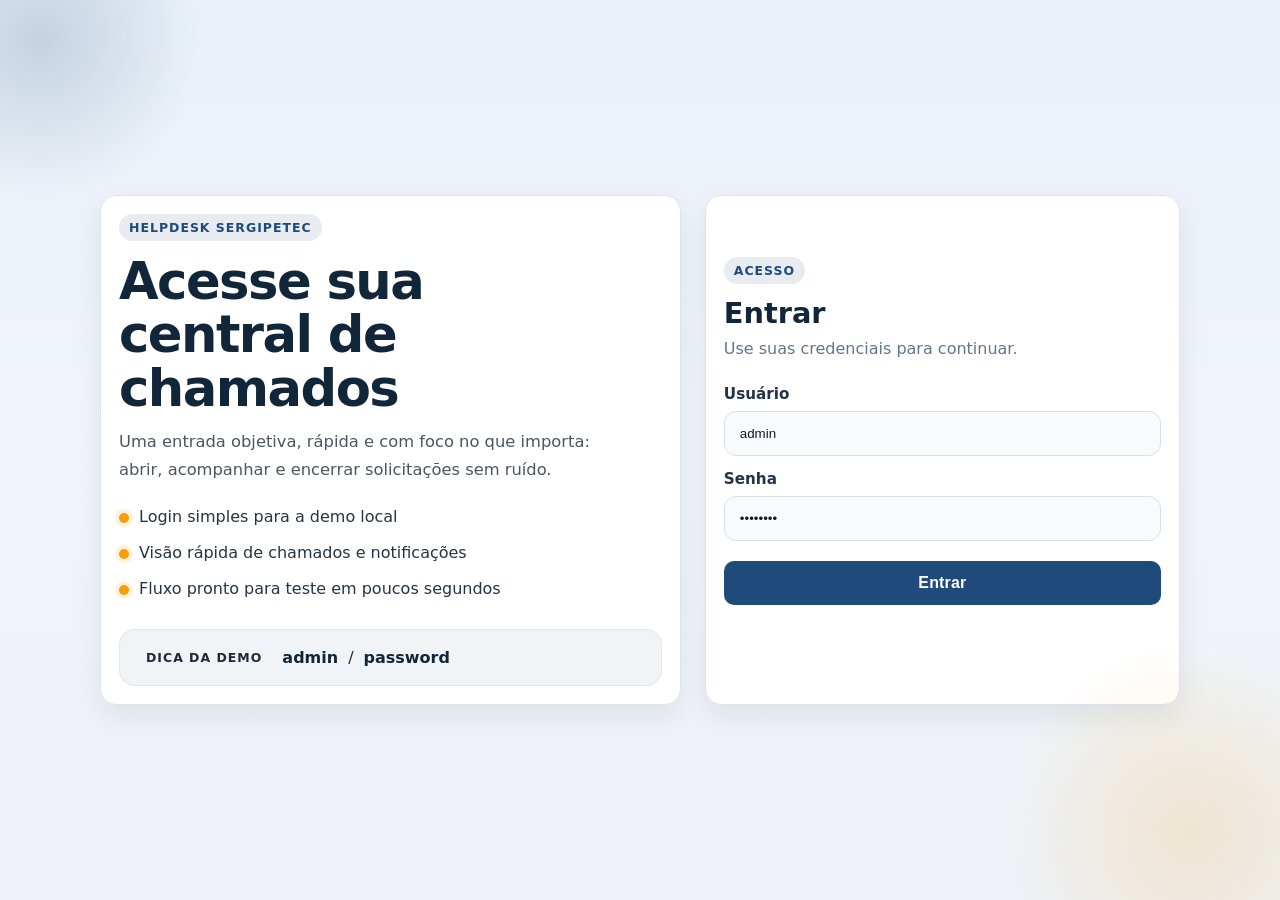
<file: frontend/index.html>
<!doctype html>
<html lang="pt-br">
<head>
  <meta charset="utf-8">
  <meta name="viewport" content="width=device-width,initial-scale=1">
  <title>HelpDesk — Dashboard</title>
  <link rel="stylesheet" href="styles.css">
</head>
<body>
  <header>
    <h1>HelpDesk</h1>
    <div class="header-actions">
      <button id="notificationCountButton" class="ghost-button" type="button">
        Notificações <span id="notificationCount" class="badge">0</span>
      </button>
      <button id="logout">Sair</button>
    </div>
  </header>
  <main class="container">
    <section class="panel">
      <h2>Notificações recentes</h2>
      <ul id="notifications"></ul>
    </section>
    <section>
      <h2>Abrir Chamado</h2>
      <form id="ticketForm">
        <input name="title" placeholder="Título" required>
        <textarea name="description" placeholder="Descrição" required></textarea>
        <button>Abrir</button>
      </form>
    </section>
    <section>
      <h2>Chamados</h2>
      <ul id="tickets"></ul>
    </section>
  </main>
  <script src="app.js"></script>
</body>
</html>
</file>
<file: frontend/styles.css>
:root{
	font-family:"Segoe UI",system-ui,sans-serif;
	color:#1f2937;
	--bg:#f1f5f9;
	--panel:#ffffff;
	--primary:#1f4b7a;
	--primary-strong:#163a5f;
	--accent:#f59e0b;
	--border:#dbe3ee;
}

*{box-sizing:border-box}

body{margin:0;padding:0;background:linear-gradient(180deg,#e9f0f8 0%,var(--bg) 48%,#eef2f7 100%);min-height:100vh}

body.login-page{display:flex;align-items:center;justify-content:center;padding:32px 16px;overflow-x:hidden}

body.login-page::before{content:"";position:fixed;inset:-120px auto auto -120px;width:320px;height:320px;border-radius:50%;background:radial-gradient(circle,rgba(31,75,122,.18),rgba(31,75,122,0) 70%);pointer-events:none}

body.login-page::after{content:"";position:fixed;right:-100px;bottom:-120px;width:380px;height:380px;border-radius:50%;background:radial-gradient(circle,rgba(245,158,11,.16),rgba(245,158,11,0) 70%);pointer-events:none}

.login-shell{width:min(1080px,100%);display:grid;grid-template-columns:1.1fr .9fr;gap:24px;align-items:stretch}

.login-intro,.login-card{position:relative;overflow:hidden}

.login-intro{padding:34px;display:flex;flex-direction:column;justify-content:space-between;background:linear-gradient(135deg,rgba(255,255,255,.96),rgba(255,255,255,.9));border:1px solid rgba(219,227,238,.9)}

.login-intro h1{margin:14px 0 12px;font-size:clamp(2rem,4vw,3.2rem);line-height:1.05;color:#12263a;letter-spacing:-.03em;max-width:12ch}

.login-intro p{margin:0;color:#4b5563;max-width:50ch;font-size:1.02rem;line-height:1.7}

.eyebrow,.login-badge,.login-hint-label{display:inline-flex;align-items:center;gap:8px;width:max-content;padding:6px 10px;border-radius:999px;font-size:.78rem;font-weight:700;letter-spacing:.08em;text-transform:uppercase}

.eyebrow,.login-badge{background:rgba(31,75,122,.1);color:var(--primary)}

.login-points{margin:22px 0 0;padding:0;display:grid;gap:12px}

.login-points li{list-style:none;display:flex;align-items:flex-start;gap:10px;padding:0;border:none;color:#243447;line-height:1.5}

.login-points li::before{content:"";flex:0 0 10px;width:10px;height:10px;margin-top:.45rem;border-radius:50%;background:var(--accent);box-shadow:0 0 0 4px rgba(245,158,11,.14)}

.login-hint{margin-top:28px;display:flex;flex-wrap:wrap;align-items:center;gap:10px;padding:14px 16px;border-radius:16px;background:rgba(31,75,122,.06);border:1px solid rgba(31,75,122,.08)}

.login-hint strong{font-size:1rem;color:#12263a}

.login-card{padding:34px;background:rgba(255,255,255,.98);display:flex;flex-direction:column;justify-content:center;gap:18px}

.login-card-header h2{margin:12px 0 6px;font-size:1.8rem;color:#12263a}

.login-card-header p{margin:0;color:#64748b;line-height:1.6}

.login-form{display:grid;gap:14px;margin-top:6px}

.login-form label{display:grid;gap:8px;color:#243447;font-weight:600}

.login-form label span{font-size:.95rem}

.login-form input{margin:0;padding:14px 14px 14px 15px;border-radius:12px;border:1px solid #d7e0ea;background:#f8fbfe;transition:border-color .15s ease,box-shadow .15s ease,background .15s ease}

.login-form input::placeholder{color:#94a3b8}

.login-form input:focus{outline:none;border-color:#8ab0d6;box-shadow:0 0 0 4px rgba(31,75,122,.12);background:#fff}

.login-form button{margin-top:6px;padding:13px 16px;font-size:1rem;font-weight:700;letter-spacing:.01em}

.form-message{min-height:1.25rem;margin:0;color:#b42318;font-weight:600}

header{background:linear-gradient(135deg,var(--primary),var(--primary-strong));color:#fff;padding:14px 18px;display:flex;justify-content:space-between;align-items:center;gap:12px;box-shadow:0 10px 30px rgba(15,23,42,.18)}

.header-actions{display:flex;align-items:center;gap:10px}

.container{max-width:1040px;margin:28px auto;padding:0 16px;display:grid;grid-template-columns:repeat(auto-fit,minmax(280px,1fr));gap:18px}

section,.panel{background:rgba(255,255,255,.96);padding:18px;border-radius:16px;border:1px solid var(--border);box-shadow:0 12px 30px rgba(15,23,42,.08)}

form input,form textarea{width:100%;padding:10px 12px;margin:8px 0;border:1px solid var(--border);border-radius:10px;background:#fff;color:#111827}

button{background:var(--primary);color:#fff;border:none;padding:10px 14px;border-radius:10px;cursor:pointer;transition:transform .15s ease,box-shadow .15s ease,background .15s ease}

button:hover{transform:translateY(-1px);box-shadow:0 10px 18px rgba(31,75,122,.18)}

.ghost-button{background:rgba(255,255,255,.14);border:1px solid rgba(255,255,255,.25)}

.badge{display:inline-flex;align-items:center;justify-content:center;min-width:1.4rem;height:1.4rem;padding:0 .4rem;margin-left:.35rem;border-radius:999px;background:var(--accent);color:#1f2937;font-size:.78rem;font-weight:700}

ul{list-style:none;padding:0;margin:0}

li{padding:8px 0;border-bottom:1px solid #edf2f7}

.notification-item{padding:0}

.notification-item:last-child,li:last-child{border-bottom:none}

.notification-item.unread .notification-button{background:rgba(245,158,11,.08);border-left:3px solid var(--accent)}

.notification-button{width:100%;background:transparent;color:inherit;text-align:left;padding:12px 12px 12px 14px;border-radius:12px;border:1px solid transparent;display:grid;gap:4px}

.notification-button:hover{background:rgba(31,75,122,.05);box-shadow:none;transform:none}

.notification-button strong{text-transform:capitalize;letter-spacing:.02em}

.notification-button small{color:#64748b}

.empty-state{color:#64748b;padding:10px 0}
</file>
